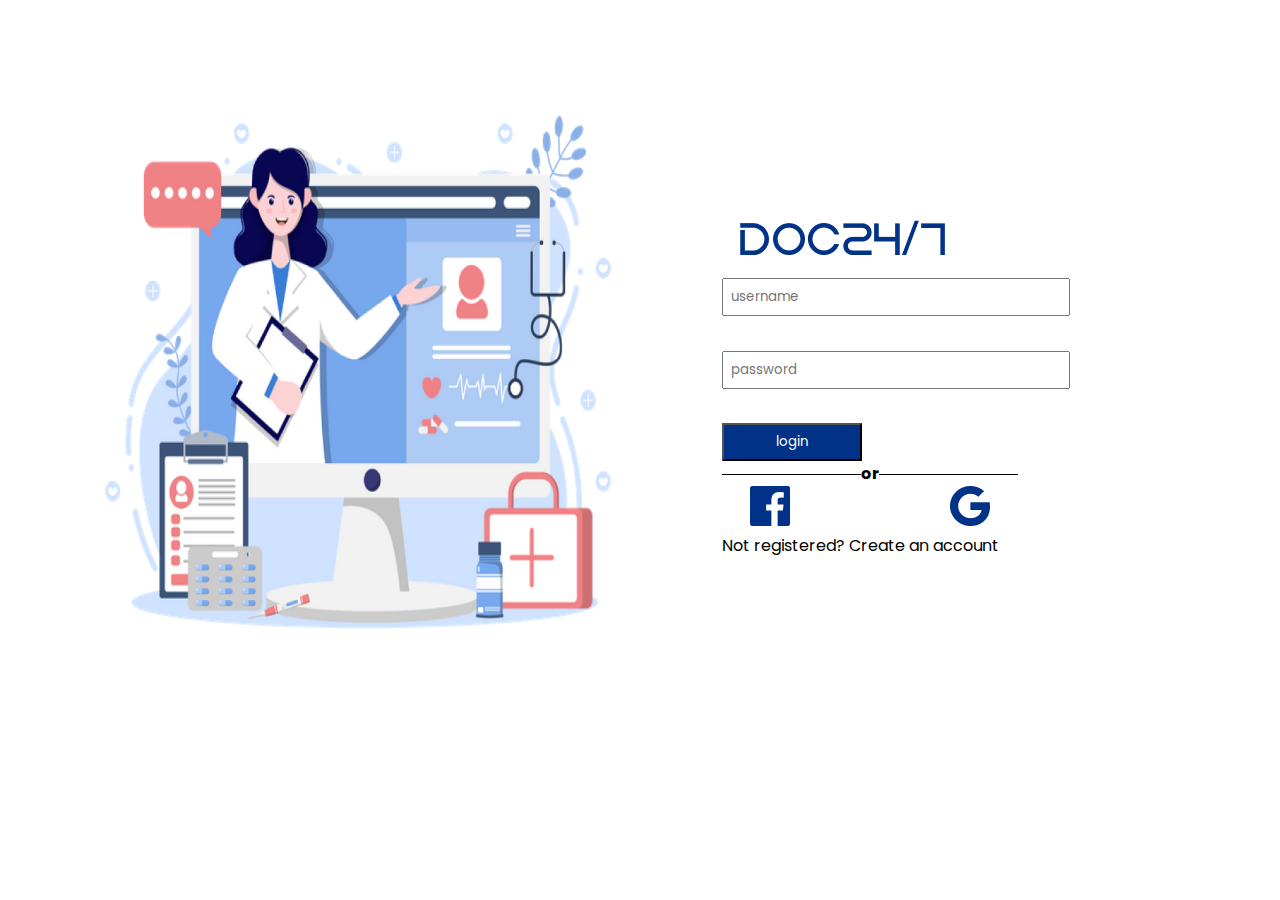
<file: index.html>
<!DOCTYPE html>
<html lang="en">

<head>
    <meta charset="UTF-8">
    <meta http-equiv="X-UA-Compatible" content="IE=edge">
    <meta name="viewport" content="width=device-width, initial-scale=1.0">
    <link rel="stylesheet" href="./css/style.css">
    <title>DOC24/7</title>
</head>

<body>
    <div class="content">
        <div class="right">
            <img src="./img/image 3.png" alt="">
        </div>
        <div class="left">
            <h1 class="title"><img src="./img/title.png" alt=""></h1>
            <div class="form">
            <form class="login-form">
                <input type="text" placeholder="username" required/>
                <input type="password" placeholder="password" required/>
              <div class="button">  <button  ><a href="./assets/home.html" style="color: white;"> login</a></button> </div>
                
              </form></div>
              <h4>or</h4>
                <div class="social ">
                    <div class="fb"><img src="./img/facebook.png" alt=""></div>
                    <div class="g"><img src="./img/g.png" alt="">
                    </div>
                </div> 
                <div class="mess">
                    <class="message">Not registered?     
                    <href="#">Create an account</a></p>
                </div>
    </div>
</body>

</html>
</file>
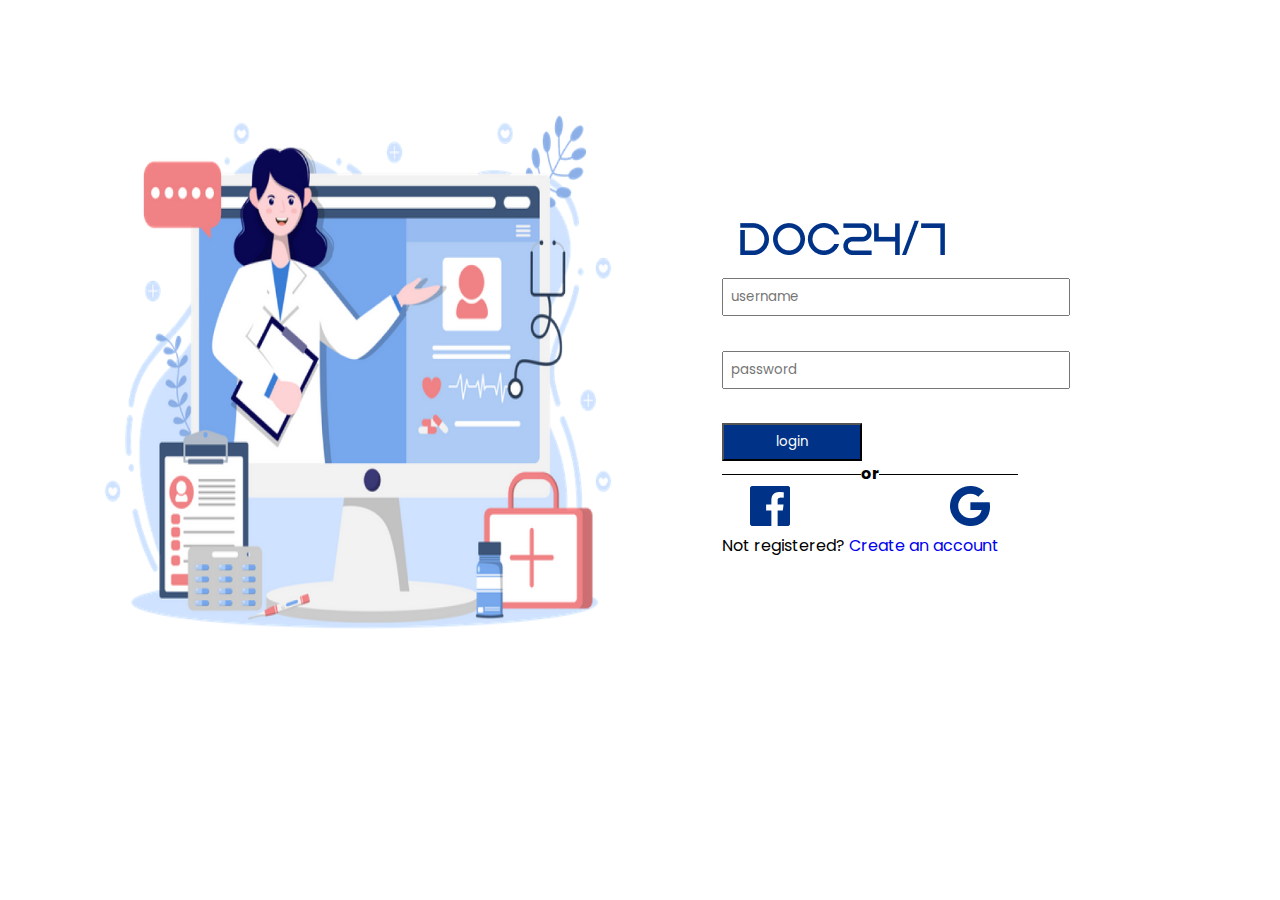
<file: login.html>
<!DOCTYPE html>
<html lang="en">

<head>
    <meta charset="UTF-8">
    <meta http-equiv="X-UA-Compatible" content="IE=edge">
    <meta name="viewport" content="width=device-width, initial-scale=1.0">
    <link rel="stylesheet" href="./css/style.css">
    <title>DOC24/7</title>
</head>

<body>
    <div class="content">
        <div class="right">
            <img src="./img/image 3.png" alt="">
        </div>
        <div class="left">
            <h1 class="title"><img src="./img/title.png" alt=""></h1>
            <div class="form">
            <form class="login-form">
                <input type="text" placeholder="username"/>
                <input type="password" placeholder="password"/>
                <button>login</button>
                
              </form></div>
              <h4>or</h4>
              <div class="social">
                  <div class="fb"><img src="./img/facebook.png" alt=""></div>
                  <div class="g"><img src="./img/g.png" alt="">
                    

                  </div>
                  
              </div>
              <p class="message">Not registered? <a href="#">Create an account</a></p>
    </div>
</body>

</html>
</file>
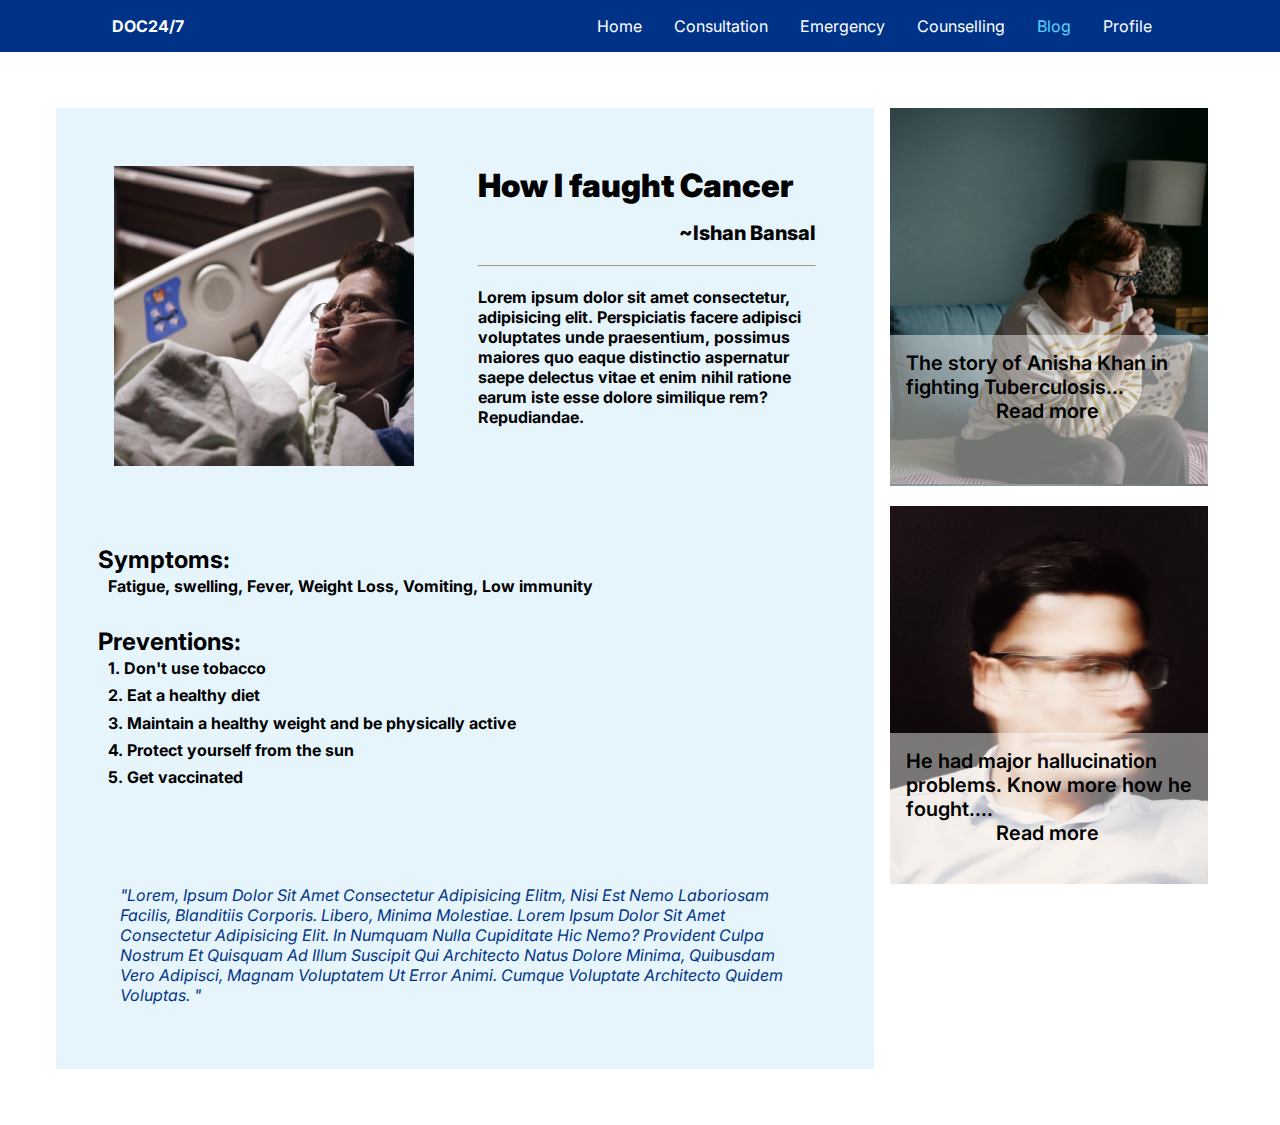
<file: assets/blog.html>
<!DOCTYPE html>
<html lang="en">
<head>
    <meta charset="UTF-8">
    <meta http-equiv="X-UA-Compatible" content="IE=edge">
    <meta name="viewport" content="width=device-width, initial-scale=1.0">
    <link rel="stylesheet" href="../css/blog.css">
    <style>
        @import url('https://fonts.googleapis.com/css2?family=Inter&display=swap');
        </style>
  
    <title>Doc24/7</title>
</head>
<body>
    <div class="nav">
        <div class="logo">
             <a href="#">DOC24/7</a>
        </div>
        <ul class='navbar'>
            <li><a  href="../assets/home.html">Home</a></li>
            <li><a href="#">Consultation</a></li>
            <li><a href="../assets/emergency.html">Emergency</a></li>
            <li><a href="../assets/counselling.html">Counselling</a></li>
            <li><a class="current" href="../assets/blog.html">Blog</a></li>
            <li><a href="#">Profile</a></li>
        </ul>   
        <div class="toggle">
            <span class="bar"></span>
            <span class="bar"></span>
            <span class="bar"></span>
        </div>
    </div>
    <div class="area">
      <div class="left">
          <div class="upper">
            <div class="img"><img src="../img/Rectangle 75.png" alt=""></div>
                  <div class="text">
             <p class="disease"><strong><b> <span style="font-style:bolder;">How I faught Cancer</span>
                 
             </b></strong> <br>
            <span style="float: right; font-size:20px; margin-top: 1rem; margin-bottom: .6rem" class="name">~Ishan Bansal</span></p> <br> <br> <br> <hr> <br>
             <p>Lorem ipsum dolor sit amet consectetur, adipisicing elit. Perspiciatis facere adipisci voluptates unde praesentium, possimus maiores quo eaque distinctio aspernatur saepe delectus vitae et enim nihil ratione earum iste esse dolore similique rem? Repudiandae.</p>

         </div>

     </div>
     <div class="lower">
   <h2 style="margin:1rem;">Symptoms:</h2>
   <p>Fatigue, swelling, Fever, Weight Loss, Vomiting, Low immunity</p>
   <br>
   <h2  style="margin:1rem;">Preventions:</h2>
   <p><ol>

    <li>1. Don't use tobacco</li>  
    <li>2. Eat a healthy diet</li>  
    <li>3. Maintain a healthy weight and be physically active</li>  
    <li>4. Protect yourself from the sun
    </li>  
    <li>5. Get vaccinated
    </li>  
     </ol></p>
     <br>
    
     </div>
     <p class="ll">"Lorem, ipsum dolor sit amet consectetur adipisicing elitm, nisi est nemo laboriosam facilis, blanditiis corporis. Libero, minima molestiae. Lorem ipsum dolor sit amet consectetur adipisicing elit. In numquam nulla cupiditate hic nemo? Provident culpa nostrum et quisquam ad illum suscipit qui architecto natus dolore minima, quibusdam vero adipisci, magnam voluptatem ut error animi. Cumque voluptate architecto quidem voluptas. "</p>
    </div>
    <div class="right">
   <div class="aa">
       <span class="messa" >The story of Anisha Khan in fighting Tuberculosis... <br>  <a href=""> Read more</a></span>
   </div>
   <br>
   <div class="aa1">
       <span class="messa" >He had major hallucination problems. Know more how he fought.... <br>  <a href=""> Read more</a></span>
   </div>
   <br>
   <!-- <div class="aa">
    <span class="messa" >The story of Anisha Khan in fighting Tuberculosis... <br>  <a href=""> Read more</a></span>
</div> -->
    </div>
    </div>
    <script src="../scripts/index.js"></script>
</body>
</html>
</file>
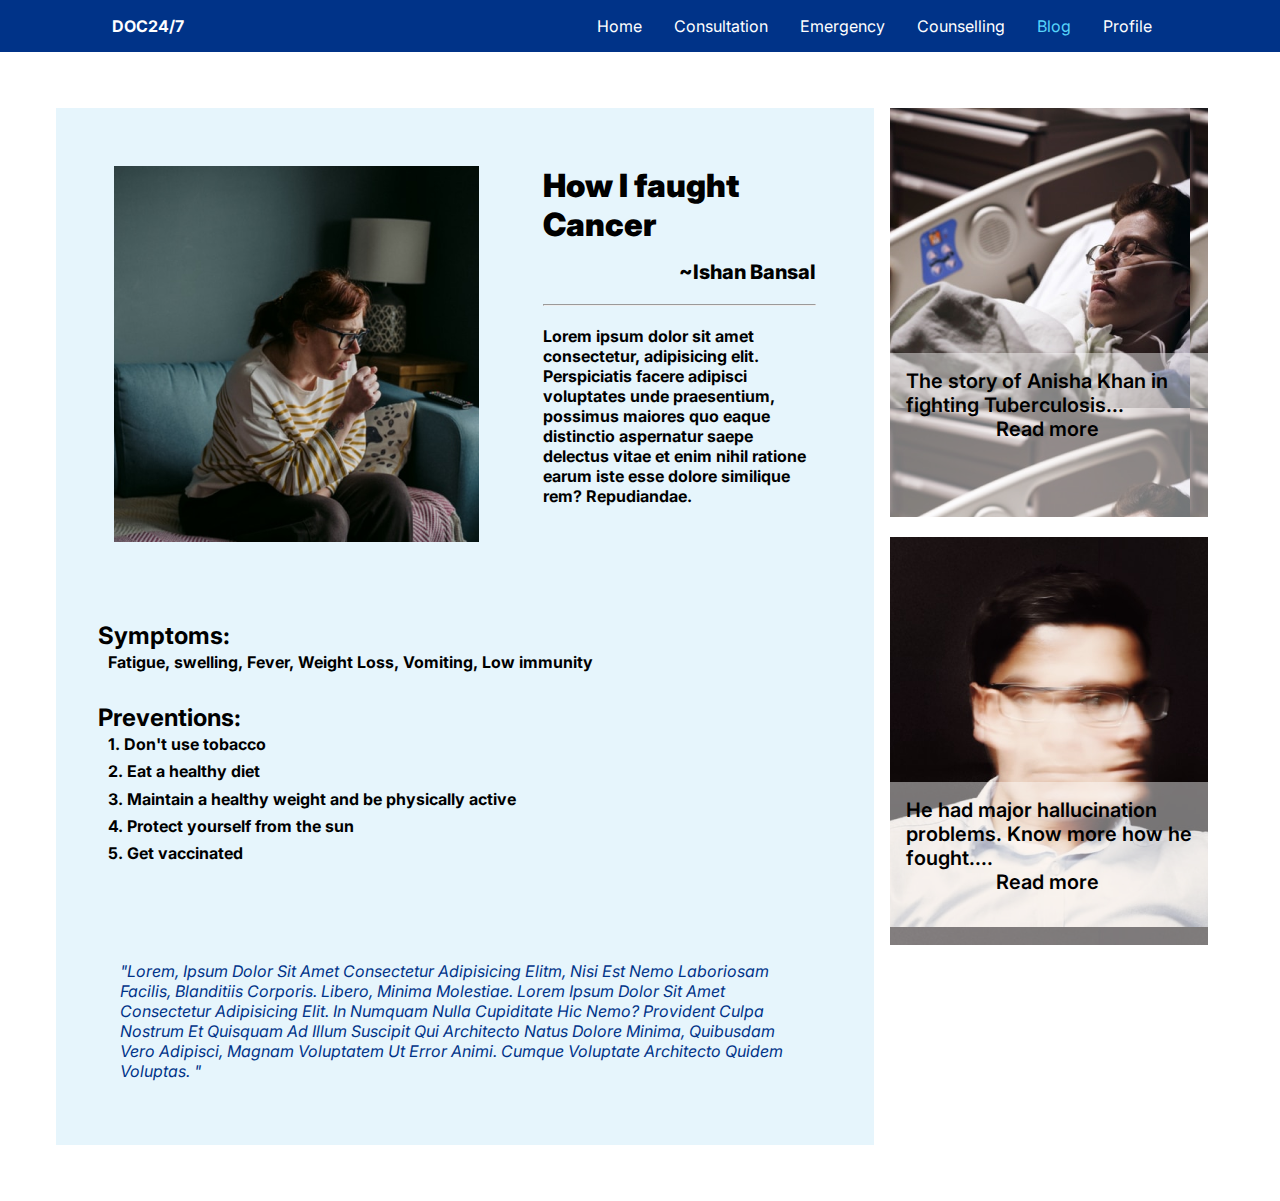
<file: assets/blog1.html>
<!DOCTYPE html>
<html lang="en">
<head>
    <meta charset="UTF-8">
    <meta http-equiv="X-UA-Compatible" content="IE=edge">
    <meta name="viewport" content="width=device-width, initial-scale=1.0">
    <link rel="stylesheet" href="../css/blog1.css">
    <style>
        @import url('https://fonts.googleapis.com/css2?family=Inter&display=swap');
        </style>
  
    <title>Doc24/7</title>
    <link rel="shortcut icon" href="../img/Group 107.png">
</head>
<body>
    <div class="nav">
        <div class="logo">
             <a href="#">DOC24/7</a>
        </div>
        <ul class='navbar'>
            <li><a  href="../assets/home.html">Home</a></li>
            <li><a href="../assets/consultation.html">Consultation</a></li>
            <li><a href="../assets/emergency.html">Emergency</a></li>
            <li><a href="../assets/counselling.html">Counselling</a></li>
            <li><a class="current" href="../assets/blogs.html">Blog</a></li>
            <li><a href="../assets/profile.html">Profile</a></li>
        </ul>   
        <div class="toggle">
            <span class="bar"></span>
            <span class="bar"></span>
            <span class="bar"></span>
        </div>
    </div>
    <div class="area">
      <div class="left">
          <div class="upper">
            <div class="img"><img src="../img/Rectangle 154.png" alt=""></div>
                  <div class="text">
             <p class="disease"><strong><b> <span style="font-style:bolder;">How I faught Cancer</span>
                 
             </b></strong> <br>
            <span style="float: right; font-size:20px; margin-top: 1rem; margin-bottom: .6rem" class="name">~Ishan Bansal</span></p> <br> <br> <br> <hr> <br>
             <p>Lorem ipsum dolor sit amet consectetur, adipisicing elit. Perspiciatis facere adipisci voluptates unde praesentium, possimus maiores quo eaque distinctio aspernatur saepe delectus vitae et enim nihil ratione earum iste esse dolore similique rem? Repudiandae.</p>

         </div>

     </div>
     <div class="lower">
   <h2 style="margin:1rem;">Symptoms:</h2>
   <p>Fatigue, swelling, Fever, Weight Loss, Vomiting, Low immunity</p>
   <br>
   <h2  style="margin:1rem;">Preventions:</h2>
   <p><ol>

    <li>1. Don't use tobacco</li>  
    <li>2. Eat a healthy diet</li>  
    <li>3. Maintain a healthy weight and be physically active</li>  
    <li>4. Protect yourself from the sun
    </li>  
    <li>5. Get vaccinated
    </li>  
     </ol></p>
     <br>
    
     </div>
     <p class="ll">"Lorem, ipsum dolor sit amet consectetur adipisicing elitm, nisi est nemo laboriosam facilis, blanditiis corporis. Libero, minima molestiae. Lorem ipsum dolor sit amet consectetur adipisicing elit. In numquam nulla cupiditate hic nemo? Provident culpa nostrum et quisquam ad illum suscipit qui architecto natus dolore minima, quibusdam vero adipisci, magnam voluptatem ut error animi. Cumque voluptate architecto quidem voluptas. "</p>
    </div>
    <div class="right">
   <div class="aa">
       <span class="messa" >The story of Anisha Khan in fighting Tuberculosis... <br>  <a href="../assets/blog.html"> Read more</a></span>
   </div>
   <br>
   <div class="aa1">
       <span class="messa" >He had major hallucination problems. Know more how he fought.... <br>  <a href="../assets/blog2.html"> Read more</a></span>
   </div>
   <br>
   <!-- <div class="aa">
    <span class="messa" >The story of Anisha Khan in fighting Tuberculosis... <br>  <a href=""> Read more</a></span>
</div> -->
    </div>
    </div>
    <script src="../scripts/index.js"></script>
</body>
</html>
</file>
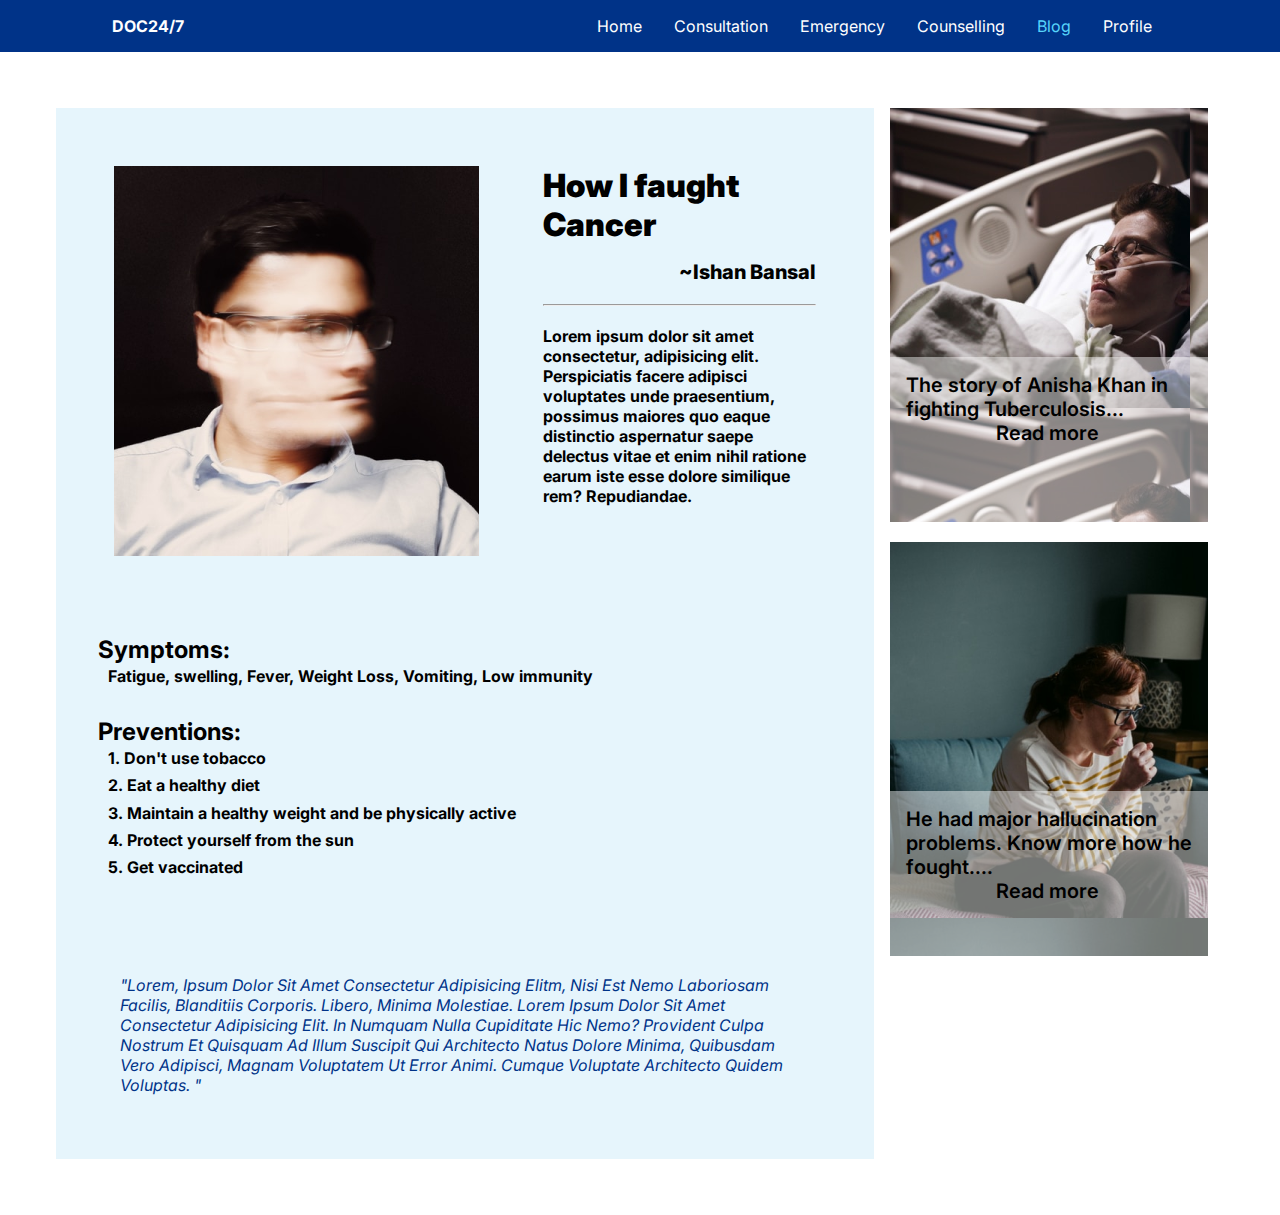
<file: assets/blog2.html>
<!DOCTYPE html>
<html lang="en">
<head>
    <meta charset="UTF-8">
    <meta http-equiv="X-UA-Compatible" content="IE=edge">
    <meta name="viewport" content="width=device-width, initial-scale=1.0">
    <link rel="stylesheet" href="../css/blog2.css">
    <style>
        @import url('https://fonts.googleapis.com/css2?family=Inter&display=swap');
        </style>
  
    <title>Doc24/7</title>
    <link rel="shortcut icon" href="../img/Group 107.png">
</head>
<body>
    <div class="nav">
        <div class="logo">
             <a href="#">DOC24/7</a>
        </div>
        <ul class='navbar'>
            <li><a  href="../assets/home.html">Home</a></li>
            <li><a href="../assets/consultation.html">Consultation</a></li>
            <li><a href="../assets/emergency.html">Emergency</a></li>
            <li><a href="../assets/counselling.html">Counselling</a></li>
            <li><a class="current" href="../assets/blogs.html">Blog</a></li>
            <li><a href="../assets/profile.html">Profile</a></li>
        </ul>   
        <div class="toggle">
            <span class="bar"></span>
            <span class="bar"></span>
            <span class="bar"></span>
        </div>
    </div>
    <div class="area">
      <div class="left">
          <div class="upper">
            <div class="img"><img src="../img/Rectangle 156.png" alt=""></div>
                  <div class="text">
             <p class="disease"><strong><b> <span style="font-style:bolder;">How I faught Cancer</span>
                 
             </b></strong> <br>
            <span style="float: right; font-size:20px; margin-top: 1rem; margin-bottom: .6rem" class="name">~Ishan Bansal</span></p> <br> <br> <br> <hr> <br>
             <p>Lorem ipsum dolor sit amet consectetur, adipisicing elit. Perspiciatis facere adipisci voluptates unde praesentium, possimus maiores quo eaque distinctio aspernatur saepe delectus vitae et enim nihil ratione earum iste esse dolore similique rem? Repudiandae.</p>

         </div>

     </div>
     <div class="lower">
   <h2 style="margin:1rem;">Symptoms:</h2>
   <p>Fatigue, swelling, Fever, Weight Loss, Vomiting, Low immunity</p>
   <br>
   <h2  style="margin:1rem;">Preventions:</h2>
   <p><ol>

    <li>1. Don't use tobacco</li>  
    <li>2. Eat a healthy diet</li>  
    <li>3. Maintain a healthy weight and be physically active</li>  
    <li>4. Protect yourself from the sun
    </li>  
    <li>5. Get vaccinated
    </li>  
     </ol></p>
     <br>
    
     </div>
     <p class="ll">"Lorem, ipsum dolor sit amet consectetur adipisicing elitm, nisi est nemo laboriosam facilis, blanditiis corporis. Libero, minima molestiae. Lorem ipsum dolor sit amet consectetur adipisicing elit. In numquam nulla cupiditate hic nemo? Provident culpa nostrum et quisquam ad illum suscipit qui architecto natus dolore minima, quibusdam vero adipisci, magnam voluptatem ut error animi. Cumque voluptate architecto quidem voluptas. "</p>
    </div>
    <div class="right">
   <div class="aa">
       <span class="messa" >The story of Anisha Khan in fighting Tuberculosis... <br>  <a href="../assets/blog.html"> Read more</a></span>
   </div>
   <br>
   <div class="aa1">
       <span class="messa" >He had major hallucination problems. Know more how he fought.... <br>  <a href="../assets/blog1.html"> Read more</a></span>
   </div>
   <br>
   <!-- <div class="aa">
    <span class="messa" >The story of Anisha Khan in fighting Tuberculosis... <br>  <a href=""> Read more</a></span>
</div> -->
    </div>
    </div>
    <script src="../scripts/index.js"></script>
</body>
</html>
</file>
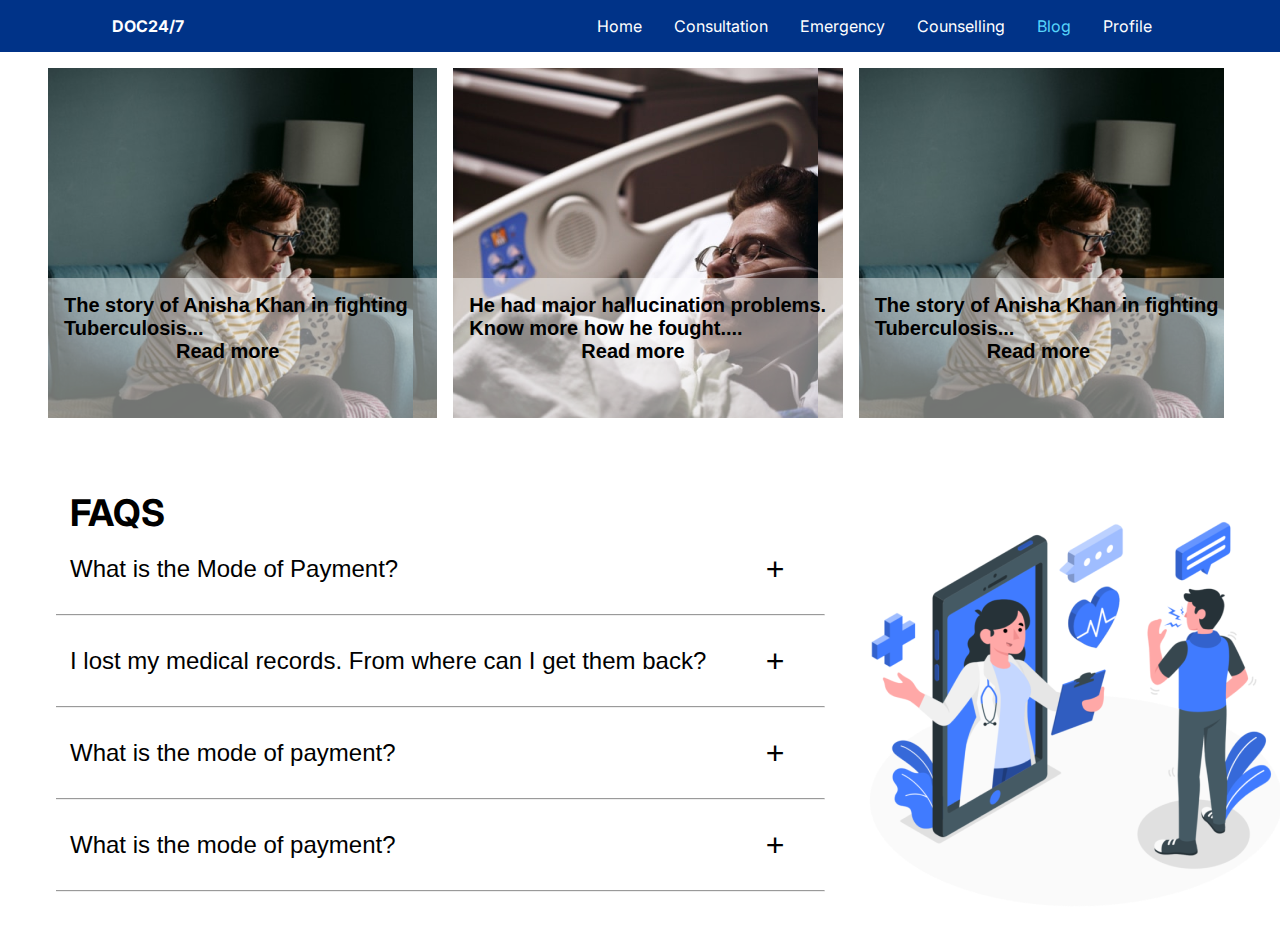
<file: assets/blogs.html>
<!DOCTYPE html>
<html lang="en">
<head>
    <meta charset="UTF-8">
    <meta http-equiv="X-UA-Compatible" content="IE=edge">
    <meta name="viewport" content="width=device-width, initial-scale=1.0">
    <link rel="stylesheet" href="../css/blogs.css">
    <link href="https://fonts.googleapis.com/css2?family=Inter:wght@100;200;300;400;500;600;700;800;900&display=swap" rel="stylesheet">
    <title>Blogs</title>
</head>
<body>
    <div id="bg">
        <div class="nav">
            <div class="logo">
                 <a href="#">DOC24/7</a>
            </div>
            <ul class='navbar'>
                <li><a href="../assets/home.html">Home</a></li>
                <li><a href="#">Consultation</a></li>
                <li><a href="../assets/emergency.html">Emergency</a></li>
                <li><a href="../assets/counselling.html">Counselling</a></li>
                <li><a class="current" href="../assets/blogs.html">Blog</a></li>
                <li><a href="../assets/profile.html">Profile</a></li>
            </ul>   
            <div class="toggle">
                <span class="bar"></span>
                <span class="bar"></span>
                <span class="bar"></span>
            </div>
        </div>
        <div class="right">
            <div class="aa">
                <span class="messa" >The story of Anisha Khan in fighting Tuberculosis... <br>  <a href="../assets/blog.html"> Read more</a></span>
            </div>
            <br>
            <div class="aa1">
                <span class="messa" >He had major hallucination problems. Know more how he fought.... <br>  <a href="../assets/blog1.html"> Read more</a></span>
            </div>
            <br>
            <div class="aa2">
             <span class="messa" >The story of Anisha Khan in fighting Tuberculosis... <br>  <a href="../assets/blog2.html"> Read more</a></span>
         </div>
             </div>
        <div class="container">

         

              <!-- <div class="images">
                <div class="img1">
                    <img src="../img/Rectangle 154.png" alt="">
                </div>
                <div class="img2">
                    <img src="../img/Rectangle 155.png" alt="">
                </div>
                <div class="img3">
                    <img src="../img/Rectangle 156.png" alt="">                    
                </div>
                <div class="vec">
                    <img src="../img/Vector 44 (1).png" alt="">
                </div>
            </div>  -->

            <div class="faqs">
                <div class="questions">
                    <h1>FAQS</h1>
                    <div class="accordion">
                        <div class="contentBx">
                            <div class="label">What is the Mode of Payment?</div>
                            <div class="content">
                                <p>Lorem ipsum dolor sit amet consectetur adipisicing elit. Culpa similique reiciendis consequuntur vel voluptate, error autem, accusamus necessitatibus maxime ad sequi adipisci optio?</p>
                            </div>
                        </div>
                        <hr>
                        <div class="contentBx">
                            <div class="label">I lost my medical records. From where can I get them back?</div>
                            <div class="content">
                                <p>Lorem ipsum dolor sit amet consectetur adipisicing elit. Culpa similique reiciendis consequuntur vel voluptate, error autem, accusamus necessitatibus maxime ad sequi adipisci optio?</p>
                            </div>
                        </div>
                        <hr>
                        <div class="contentBx">
                            <div class="label">What is the mode of payment?</div>
                            <div class="content">
                                <p>Lorem ipsum dolor sit amet consectetur adipisicing elit. Culpa similique reiciendis consequuntur vel voluptate, error autem, accusamus necessitatibus maxime ad sequi adipisci optio?</p>
                            </div>
                        </div>
                        <hr>
                        <div class="contentBx">
                            <div class="label">What is the mode of payment?</div>
                            <div class="content">
                                <p>Lorem ipsum dolor sit amet consectetur adipisicing elit. Culpa similique reiciendis consequuntur vel voluptate, error autem, accusamus necessitatibus maxime ad sequi adipisci optio?</p>
                            </div>
                        </div>
                        <hr>
                    </div>
                </div>
            <div class="image">
                <img src="../img/d illu3 1 (1).png" alt="">
            </div>
        </div>
    </div>
    <script src="../scripts/blogs.js"></script>
    <script src="../scripts/index.js"></script>
</body>
</html>
</file>
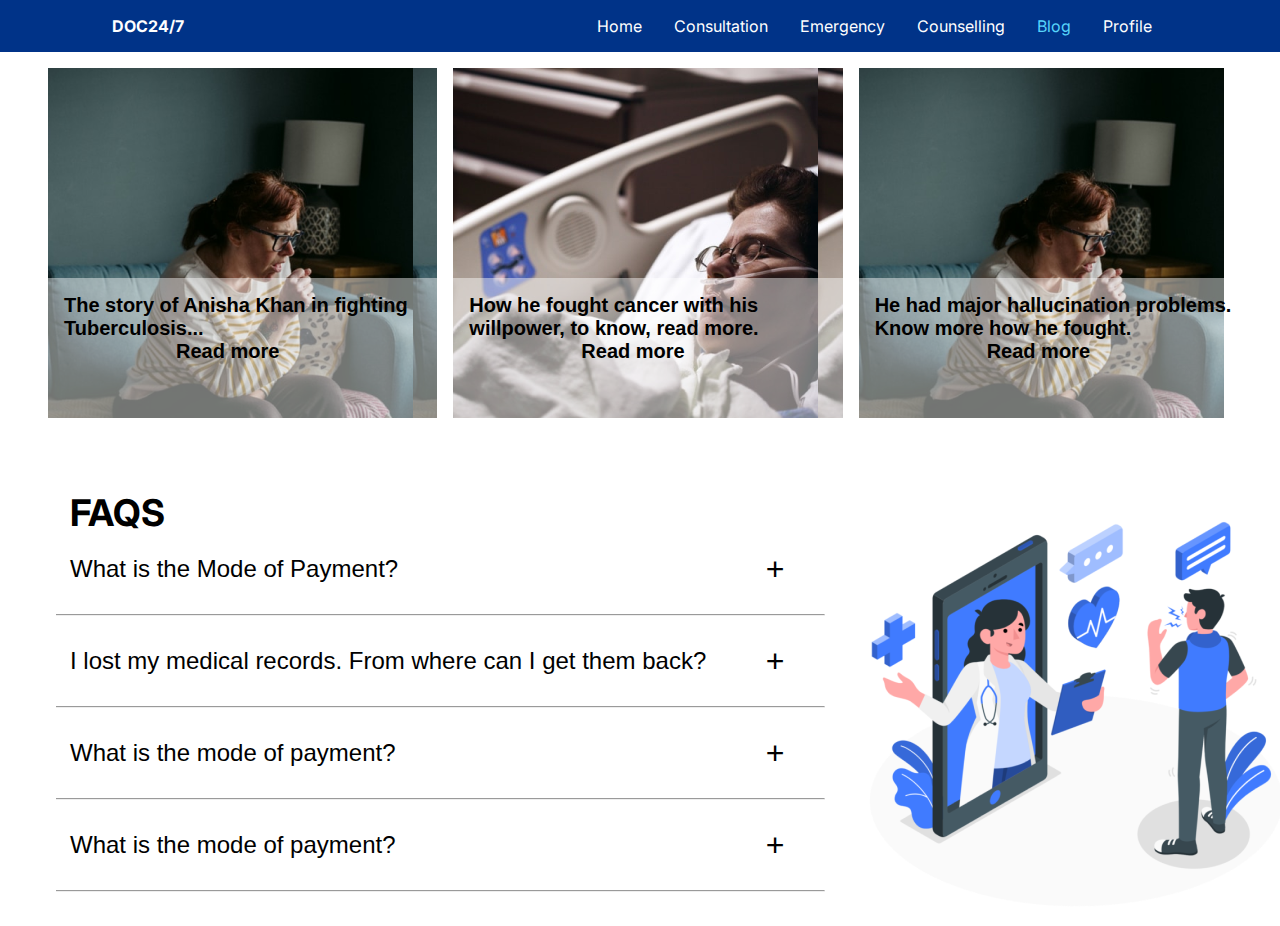
<file: assets/consultation.html>
<!DOCTYPE html>
<html lang="en">
<head>
    <meta charset="UTF-8">
    <meta http-equiv="X-UA-Compatible" content="IE=edge">
    <meta name="viewport" content="width=device-width, initial-scale=1.0">
    <link rel="stylesheet" href="../css/blogs.css">
    <link href="https://fonts.googleapis.com/css2?family=Inter:wght@100;200;300;400;500;600;700;800;900&display=swap" rel="stylesheet">
    <title>Blogs</title>
</head>
<body>
    <div id="bg">
        <div class="nav">
            <div class="logo">
                 <a href="#">DOC24/7</a>
            </div>
            <ul class='navbar'>
                <li><a href="../assets/home.html">Home</a></li>
                <li><a href="../assets/emergency.html">Consultation</a></li>
                <li><a href="../assets/emergency.html">Emergency</a></li>
                <li><a href="../assets/counselling.html">Counselling</a></li>
                <li><a class="current" href="../assets/blogs.html">Blog</a></li>
                <li><a href="../assets/profile.html">Profile</a></li>
            </ul>   
            <div class="toggle">
                <span class="bar"></span>
                <span class="bar"></span>
                <span class="bar"></span>
            </div>
        </div>
        <div class="right">
            <div class="aa">
                <span class="messa" >The story of Anisha Khan in fighting Tuberculosis... <br>  <a href="../assets/blog.html"> Read more</a></span>
            </div>
            <br>
            <div class="aa1">
                <span class="messa" >How he fought cancer with his willpower, to know, read more. <br>  <a href="../assets/blog1.html"> Read more</a></span>
            </div>
            <br>
            <div class="aa2">
             <span class="messa" >He had major hallucination problems. Know more how he fought. <br>  <a href="../assets/blog2.html"> Read more</a></span>
         </div>
             </div>
        <div class="container">

         

              <!-- <div class="images">
                <div class="img1">
                    <img src="../img/Rectangle 154.png" alt="">
                </div>
                <div class="img2">
                    <img src="../img/Rectangle 155.png" alt="">
                </div>
                <div class="img3">
                    <img src="../img/Rectangle 156.png" alt="">                    
                </div>
                <div class="vec">
                    <img src="../img/Vector 44 (1).png" alt="">
                </div>
            </div>  -->

            <div class="faqs">
                <div class="questions">
                    <h1>FAQS</h1>
                    <div class="accordion">
                        <div class="contentBx">
                            <div class="label">What is the Mode of Payment?</div>
                            <div class="content">
                                <p>Lorem ipsum dolor sit amet consectetur adipisicing elit. Culpa similique reiciendis consequuntur vel voluptate, error autem, accusamus necessitatibus maxime ad sequi adipisci optio?</p>
                            </div>
                        </div>
                        <hr>
                        <div class="contentBx">
                            <div class="label">I lost my medical records. From where can I get them back?</div>
                            <div class="content">
                                <p>Lorem ipsum dolor sit amet consectetur adipisicing elit. Culpa similique reiciendis consequuntur vel voluptate, error autem, accusamus necessitatibus maxime ad sequi adipisci optio?</p>
                            </div>
                        </div>
                        <hr>
                        <div class="contentBx">
                            <div class="label">What is the mode of payment?</div>
                            <div class="content">
                                <p>Lorem ipsum dolor sit amet consectetur adipisicing elit. Culpa similique reiciendis consequuntur vel voluptate, error autem, accusamus necessitatibus maxime ad sequi adipisci optio?</p>
                            </div>
                        </div>
                        <hr>
                        <div class="contentBx">
                            <div class="label">What is the mode of payment?</div>
                            <div class="content">
                                <p>Lorem ipsum dolor sit amet consectetur adipisicing elit. Culpa similique reiciendis consequuntur vel voluptate, error autem, accusamus necessitatibus maxime ad sequi adipisci optio?</p>
                            </div>
                        </div>
                        <hr>
                    </div>
                </div>
            <div class="image">
                <img src="../img/d illu3 1 (1).png" alt="">
            </div>
        </div>
    </div>
    <script src="../scripts/blogs.js"></script>
    <script src="../scripts/index.js"></script>
</body>
</html>
</file>
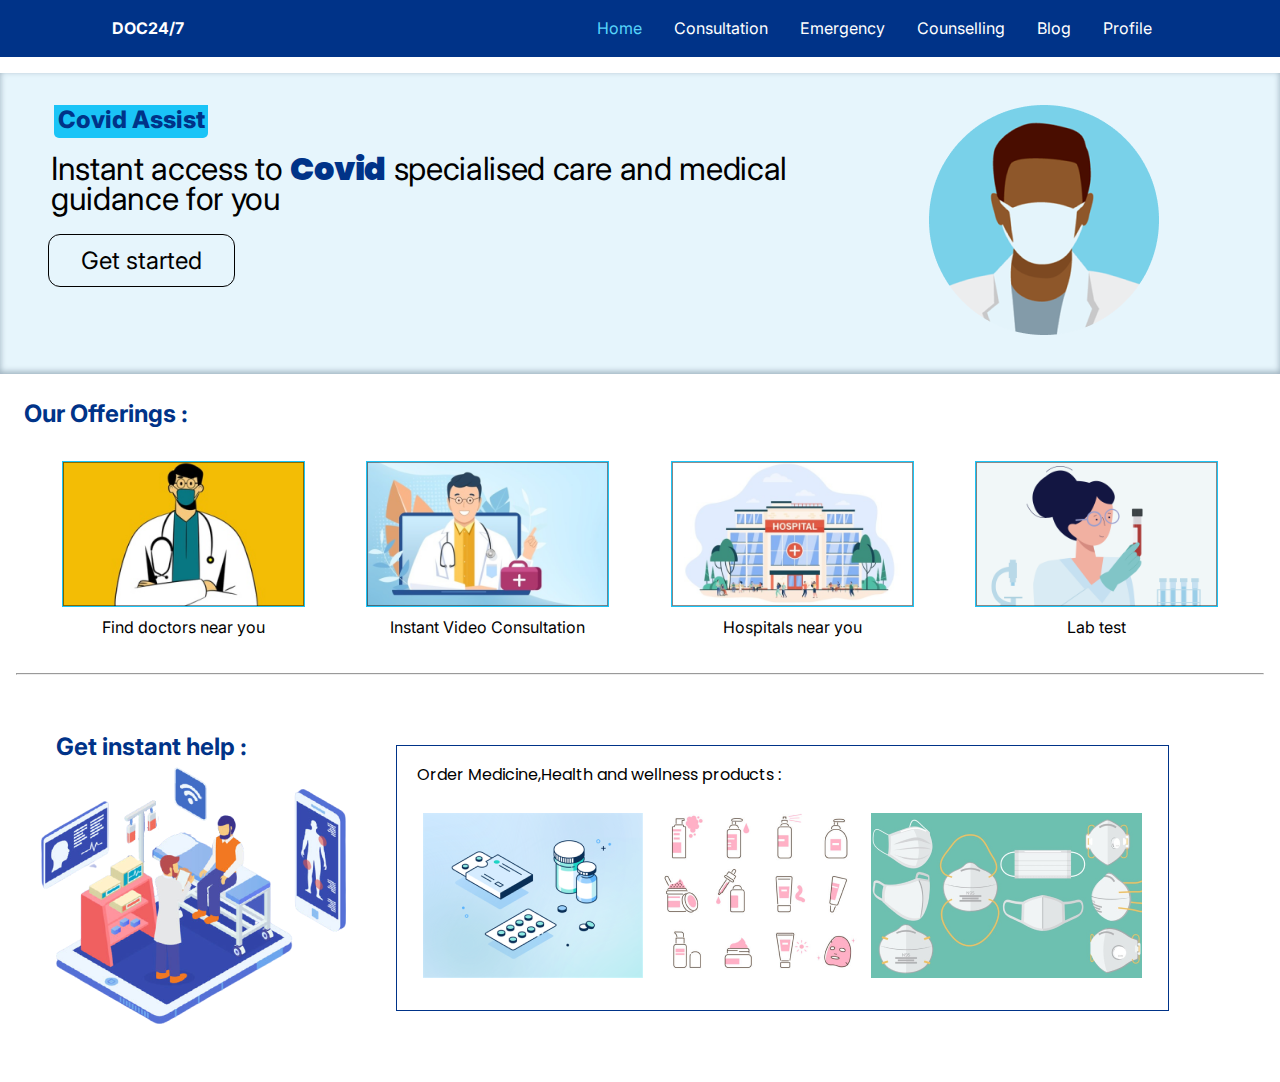
<file: assets/home.html>
<!DOCTYPE html>
<html lang="en">
<head>
    <meta charset="UTF-8">
    <meta http-equiv="X-UA-Compatible" content="IE=edge">
    <meta name="viewport" content="width=device-width, initial-scale=1.0">
    <title>DOC24/7</title>
    <link rel="stylesheet" href="../css/home.css">
    <!-- <script src="https://cdn.jsdelivr.net/npm/bootstrap@5.0.2/dist/js/bootstrap.bundle.min.js" integrity="sha384-MrcW6ZMFYlzcLA8Nl+NtUVF0sA7MsXsP1UyJoMp4YLEuNSfAP+JcXn/tWtIaxVXM" crossorigin="anonymous"></script>
    <link href="https://cdn.jsdelivr.net/npm/bootstrap@5.0.2/dist/css/bootstrap.min.css" rel="stylesheet" integrity="sha384-EVSTQN3/azprG1Anm3QDgpJLIm9Nao0Yz1ztcQTwFspd3yD65VohhpuuCOmLASjC" crossorigin="anonymous"> -->
       
    <style>
        @import url('https://fonts.googleapis.com/css2?family=Bebas+Neue&display=swap');
    </style>
</head>
<body>
    <!-- <nav class="navbar">
    <span class="logo">DOC24/7</span>
<a href="" class="current">Home</a>
<a href="">Consultations</a>
<a href="">Emergency</a>
<a href="">Counselling</a>
<a href="">Blogs</a>
<a href="">Profile</a> 
    </nav>
 -->
 <!-- <div class="nav">
    <div class="logo">
         <a href="#">logo</a>
    </div>
    <ul class='navbar'>
        <li><a href="#">about</a></li>
        <li><a href="#">service</a></li>
        <li><a href="#">contact</a></li>
    </ul>   
</div> -->
<div class="nav">
    <div class="logo">
         <a href="#">DOC24/7</a>
    </div>
    <ul class='navbar'>
        <li><a class="current" href="/assets/home.html">Home</a></li>
        <li><a href="#">Consultation</a></li>
        <li><a href="/assets/emergency.html">Emergency</a></li>
        <li><a href="/assets/counselling.html">Counselling</a></li>
        <li><a href="/assets/blog.html">Blog</a></li>
        <li><a href="/assets/profile.html">Profile</a></li>
    </ul>   
    <div class="toggle">
        <span class="bar"></span>
        <span class="bar"></span>
        <span class="bar"></span>
    </div>
</div>



    
    <section class="covid">
        <div class="material">
            <span class="assist">Covid Assist</span>
            <p class="mat">Instant access to <strong><b style="color:#003388">Covid</b></strong> specialised care and medical guidance for you</p>
  <div class="started">Get started</div>
        </div>
        <div class="img"> <img src="../img/Ellipse 3.png" alt=""></div>
    </section>
    <div class="offerings">
        <br>
       <span class="tt"> Our Offerings : </span>

        <div class="offers">
            <div class="offer">
               <div class="img"><img src="../img/doc 2.png" alt=""></div> 
                <div class="text">Find doctors near you</div>
            </div>
            <div class="offer">
                <div class="img"><img src="../img/online-doctor-consultation-illustration_88138-414 1.png" alt=""></div>
                <div class="text">Instant Video Consultation</div>
            </div>
            <div class="offer">
                <div class="img"><img src="../img/hospital 1.png" alt=""></div>
                <div class="text">Hospitals near you</div>
            </div>
            <div class="offer">
                <div class="img"><img src="../img/lab test 1.png" alt=""></div>
                <div class="text">Lab test</div>
            </div>
        </div>
    </div>
    <hr style="color:#003388; margin-right:1rem; margin-left:1rem;">
    <div class="last">
        <div class="help">
            <br>
            <span class="tt">Get instant help :</span>
            <br>
            <img src="../img/d_illu-removebg-preview 1.png" alt="">
        </div>
        <div class="rightpart">
            <span class="orders">
              &nbsp;&nbsp;&nbsp;&nbsp;  Order Medicine,Health and wellness products :
            </span> <br>
            <div class="orderimages">
                <img src="../img/medicine 1.png" alt=""> 
                <img src="../img/skin 1.png" alt=""> 
                <img src="../img/masks- 1.png" alt="">
            </div>
        </div>
    </div>
    <script src="http://cdnjs.cloudflare.com/ajax/libs/jquery/2.1.3/jquery.min.js"></script>
    
    <script src="../scripts/index.js"></script>
</body>
</html>
</file>
<file: css/style.css>
@import url('https://fonts.googleapis.com/css2?family=Inter:wght@300&family=Poppins:ital,wght@0,100;0,200;1,200&display=swap');
*{
    margin: 0;
    padding: 0;
    box-sizing: border-box;
    list-style: none;
    text-decoration: none;
   
    font-family: 'Inter', sans-serif;
font-family: 'Poppins', sans-serif;
  
}
.content{
    display: flex;
    margin: 8%;
}
.right img{
    width: 40vw;
    height: 60vh;
}
.left{
    padding: 10%;
}
.log{
    display: flex;
}
.title{
    font-family: Aquire;
font-style: normal;
font-weight: normal;
font-size: 48px;

/* identical to box height, or 50% */

letter-spacing: -0.011em;

color: #003388;
}
input{
    padding: 2%;
    width: 100%;
    margin-bottom: 10%;
}
button{
    padding: 2% 15% 2% 15%;
    background-color:#003388 ;
    color: white;
}
h4:before,
h4:after {
    background-color: #000;
    content: "";
    display: inline-block;
    height: 1px;
    position: relative;
    vertical-align: middle;
    width: 40%;
}
.social{
    display: flex;
    justify-content: space-around;
    padding-left: -50%;
}
.fb{
    margin-left: -15%;
}
@media screen and (max-width: 639px){
    .content{
        display: flex;
        flex-direction: column;
    }
    .right img{
        width: 80vw;
        height: 60vh;
    }
}
</file>
<file: css/blog.css>
@import url('https://fonts.googleapis.com/css2?family=Inter:wght@300&family=Poppins:ital,wght@0,100;0,200;1,200&display=swap');
*{
    margin: 0;
    padding: 0;
    box-sizing: border-box;
    list-style: none;
    text-decoration: none;
    font-family: 'Inter', sans-serif;
/*    
    font-family: 'Inter', sans-serif;
font-family: 'Poppins', sans-serif; */
/* overflow-x: hidden; */

  
}
.nav{

    display: flex;
    justify-content: space-between;
    align-content: center;
    background:#003388;
    color: #fff;
    padding: 1em 6em;


}

.logo a{
    
    text-decoration: none;
    color: #fff;
    font-family: 'Bebas Neue', cursive;
    font-size: 2.6em;
    font-weight: bolder;
    text-transform: uppercase;
    padding: 0 1em;
   
}
.nav ul{
    display: flex;
    justify-content: space-between;
    align-content: center;

}
.nav li{
    list-style: none;

}
.nav a{
    text-decoration: none;
    color: #fff;
    padding-right:2em;
    font-family: 'Inter';
    /* text-transform: uppercase; */
    font-size: 1em;

}
.nav a:hover{
    color:#57d4fa;
    text-decoration: underline;
    letter-spacing: 1px;
}

.toggle{
    position: absolute;
    top: 1rem;
    right: 1rem;
    display: none;
    flex-direction: column;
    justify-content: space-between;
    width: 30px;
    height: 21px;
    cursor: pointer;
}
.bar{
    width: 100%;
    background: #fff;
    height: 3px;
}

.area{
   
    display: grid;
    grid-template-columns: 70% 30%;
    margin: 2.5rem;
    padding:1rem;
    
}
.upper{
    display: flex;
    margin: 1rem ;
    padding:.6rem;
    color: #000000;
    font-family: 'Inter';

    
}
.lower{
    padding:.65rem;
    margin: 1rem;
    color:#000000;
    font-weight: bold;
    font-family: 'Inter';
    line-height: .3cm;
}
.lower h2, .lower p,.lower ol li{
    margin: 1rem;
    margin-left: 1.6rem;
   
}
.ll{
    color: #003388;
    text-transform: capitalize;
    margin: 2rem;
    padding:2rem;
    font-style: italic;
}
.img ,.text{
    padding:1rem;
    margin: 1rem;
    font-family: 'Inter';
    font-weight: bold;
}
.disease{
    font-size:32px;
    font-weight:800;
    
}
.left{
    height:100% ;
    background-color: #e6f5fc;
}


.right{
    margin-top: 0 !important;;
    margin: 1rem;
}

.right .aa{
    background: url(../img/Rectangle\ 154.png) ;
    height: 40%;
    width: 100%;
    display: flex;
justify-content: center;
align-items: flex-end;
}
.right .aa1{
    background: url(../img/Rectangle\ 156.png) ;
    height: 40%;
    width: 100%;
    display: flex;
justify-content: center;
align-items: flex-end;
}
.messa{
    background: rgba(255,255,255,0.45);
    color: #000000;
    font-weight: 600;
    font-size:20px;
    width: 100%;
    height: 40%;
    padding-left: 1rem;
    padding-top: 1rem;
    /* display:flex;
    padding-top:95%;
    justify-content: center;

  
    align-items:flex-end;
    flex-direction: column-reverse; */
}
.messa a{
    text-decoration: none;
    color: #000000;
    text-align: center;
    margin-top: 1.5rem ;
    margin-left: 30%;
    /* padding: 1rem; */
}
.messa a:hover{
    text-decoration: underline;
    color: #003388;
    font-weight: 700;
}






@media (max-width: 480px){

    .logo{
        padding: 0 0.5em;
    }
    .toggle{
      display: flex;
    }

    
    
    .nav li{
        padding-bottom: 2em;
        text-align: center;
    }
    .nav ul{
        padding-top: 3em;
        flex-direction: column;
        display: none;

    }
    .area{
        display: flex;
        flex-direction: column;
        justify-content: center;
        align-items:center;
        font-size:16px;
    }
    .left{
        display: flex;
        flex-direction: column;
justify-content: center;
align-items: center;
    }
  .upper{
      display: flex;
      flex-direction: column;
      justify-content: center;
      align-items: center;
  }
  .lower{
      line-height:.8cm;
  }
  .right{
      margin-top:1rem ;
      padding: 1rem;
  }
  .right .aa{
      height: 100%;
    width: 100%;
      
  }
}




.current{
    text-decoration: underline;
    color: #57d4fa !important;
}
</file>
<file: css/blog1.css>
@import url('https://fonts.googleapis.com/css2?family=Inter:wght@300&family=Poppins:ital,wght@0,100;0,200;1,200&display=swap');
*{
    margin: 0;
    padding: 0;
    box-sizing: border-box;
    list-style: none;
    text-decoration: none;
    font-family: 'Inter', sans-serif;
/*    
    font-family: 'Inter', sans-serif;
font-family: 'Poppins', sans-serif; */
/* overflow-x: hidden */

  
}
.nav{

    display: flex;
    justify-content: space-between;
    align-content: center;
    background:#003388;
    color: #fff;
    padding: 1em 6em;


}

.logo a{
    
    text-decoration: none;
    color: #fff;
    font-family: 'Bebas Neue', cursive;
    font-size: 2.6em;
    font-weight: bolder;
    text-transform: uppercase;
    padding: 0 1em;
   
}
.nav ul{
    display: flex;
    justify-content: space-between;
    align-content: center;

}
.nav li{
    list-style: none;

}
.nav a{
    text-decoration: none;
    color: #fff;
    padding-right:2em;
    font-family: 'Inter';
    /* text-transform: uppercase; */
    font-size: 1em;

}
.nav a:hover{
    color:#57d4fa;
    text-decoration: underline;
    letter-spacing: 1px;
}

.toggle{
    position: absolute;
    top: 1rem;
    right: 1rem;
    display: none;
    flex-direction: column;
    justify-content: space-between;
    width: 30px;
    height: 21px;
    cursor: pointer;
}
.bar{
    width: 100%;
    background: #fff;
    height: 3px;
}

.area{
   
    display: grid;
    grid-template-columns: 70% 30%;
    margin: 2.5rem;
    padding:1rem;
    
}
.upper{
    display: flex;
    margin: 1rem ;
    padding:.6rem;
    color: #000000;
    font-family: 'Inter';

    
}
.lower{
    padding:.65rem;
    margin: 1rem;
    color:#000000;
    font-weight: bold;
    font-family: 'Inter';
    line-height: .3cm;
}
.lower h2, .lower p,.lower ol li{
    margin: 1rem;
    margin-left: 1.6rem;
   
}
.ll{
    color: #003388;
    text-transform: capitalize;
    margin: 2rem;
    padding:2rem;
    font-style: italic;
}
.img ,.text{
    padding:1rem;
    margin: 1rem;
    font-family: 'Inter';
    font-weight: bold;
}
.disease{
    font-size:32px;
    font-weight:800;
    
}
.left{
    height:100% ;
    background-color: #e6f5fc;
}


.right{
    margin-top: 0 !important;;
    margin: 1rem;
}

.right .aa{
    background: url(../img/Rectangle\ 75.png) ;
    height: 40%;
    width: 100%;
    display: flex;
justify-content: center;
align-items: flex-end;
}
.right .aa1{
    background: url(../img/Rectangle\ 156.png) ;
    height: 40%;
    width: 100%;
    display: flex;
justify-content: center;
align-items: flex-end;
}
.messa{
    background: rgba(255,255,255,0.45);
    color: #000000;
    font-weight: 600;
    font-size:20px;
    width: 100%;
    height: 40%;
    padding-left: 1rem;
    padding-top: 1rem;
    /* display:flex;
    padding-top:95%;
    justify-content: center;

  
    align-items:flex-end;
    flex-direction: column-reverse; */
}
.messa a{
    text-decoration: none;
    color: #000000;
    text-align: center;
    margin-top: 1.5rem ;
    margin-left: 30%;
    /* padding: 1rem; */
}
.messa a:hover{
    text-decoration: underline;
    color: #003388;
    font-weight: 700;
}






@media (max-width: 480px){

    .logo{
        padding: 0 0.5em;
    }
    .toggle{
      display: flex;
    }

    
    
    .nav li{
        padding-bottom: 2em;
        text-align: center;
    }
    .nav ul{
        padding-top: 3em;
        flex-direction: column;
        display: none;

    }
    .area{
        display: flex;
        flex-direction: column;
        justify-content: center;
        align-items:center;
        font-size:16px;
    }
    .left{
        display: flex;
        flex-direction: column;
justify-content: center;
align-items: center;
    }
  .upper{
      display: flex;
      flex-direction: column;
      justify-content: center;
      align-items: center;
  }
  .lower{
      line-height:.8cm;
  }
  .right{
      margin-top:1rem ;
      padding: 1rem;
  }
  .right .aa{
      height: 100%;
    width: 100%;
      
  }
}




.current{
    text-decoration: underline;
    color: #57d4fa !important;
}
</file>
<file: css/blog2.css>
@import url('https://fonts.googleapis.com/css2?family=Inter:wght@300&family=Poppins:ital,wght@0,100;0,200;1,200&display=swap');
*{
    margin: 0;
    padding: 0;
    box-sizing: border-box;
    list-style: none;
    text-decoration: none;
    font-family: 'Inter', sans-serif;
/*    
    font-family: 'Inter', sans-serif;
font-family: 'Poppins', sans-serif; */
/* overflow-x: hidden; */

  
}
.nav{

    display: flex;
    justify-content: space-between;
    align-content: center;
    background:#003388;
    color: #fff;
    padding: 1em 6em;


}

.logo a{
    
    text-decoration: none;
    color: #fff;
    font-family: 'Bebas Neue', cursive;
    font-size: 2.6em;
    font-weight: bolder;
    text-transform: uppercase;
    padding: 0 1em;
   
}
.nav ul{
    display: flex;
    justify-content: space-between;
    align-content: center;

}
.nav li{
    list-style: none;

}
.nav a{
    text-decoration: none;
    color: #fff;
    padding-right:2em;
    font-family: 'Inter';
    /* text-transform: uppercase; */
    font-size: 1em;

}
.nav a:hover{
    color:#57d4fa;
    text-decoration: underline;
    letter-spacing: 1px;
}

.toggle{
    position: absolute;
    top: 1rem;
    right: 1rem;
    display: none;
    flex-direction: column;
    justify-content: space-between;
    width: 30px;
    height: 21px;
    cursor: pointer;
}
.bar{
    width: 100%;
    background: #fff;
    height: 3px;
}

.area{
   
    display: grid;
    grid-template-columns: 70% 30%;
    margin: 2.5rem;
    padding:1rem;
    
}
.upper{
    display: flex;
    margin: 1rem ;
    padding:.6rem;
    color: #000000;
    font-family: 'Inter';

    
}
.lower{
    padding:.65rem;
    margin: 1rem;
    color:#000000;
    font-weight: bold;
    font-family: 'Inter';
    line-height: .3cm;
}
.lower h2, .lower p,.lower ol li{
    margin: 1rem;
    margin-left: 1.6rem;
   
}
.ll{
    color: #003388;
    text-transform: capitalize;
    margin: 2rem;
    padding:2rem;
    font-style: italic;
}
.img ,.text{
    padding:1rem;
    margin: 1rem;
    font-family: 'Inter';
    font-weight: bold;
}
.disease{
    font-size:32px;
    font-weight:800;
    
}
.left{
    height:100% ;
    background-color: #e6f5fc;
}


.right{
    margin-top: 0 !important;;
    margin: 1rem;
}

.right .aa{
    background: url(../img/Rectangle\ 75.png) ;
    height: 40%;
    width: 100%;
    display: flex;
justify-content: center;
align-items: flex-end;
}
.right .aa1{
    background: url(../img/Rectangle\ 154.png) ;
    height: 40%;
    width: 100%;
    display: flex;
justify-content: center;
align-items: flex-end;
}
.messa{
    background: rgba(255,255,255,0.45);
    color: #000000;
    font-weight: 600;
    font-size:20px;
    width: 100%;
    height: 40%;
    padding-left: 1rem;
    padding-top: 1rem;
    /* display:flex;
    padding-top:95%;
    justify-content: center;

  
    align-items:flex-end;
    flex-direction: column-reverse; */
}
.messa a{
    text-decoration: none;
    color: #000000;
    text-align: center;
    margin-top: 1.5rem ;
    margin-left: 30%;
    /* padding: 1rem; */
}
.messa a:hover{
    text-decoration: underline;
    color: #003388;
    font-weight: 700;
}






@media (max-width: 480px){

    .logo{
        padding: 0 0.5em;
    }
    .toggle{
      display: flex;
    }

    
    
    .nav li{
        padding-bottom: 2em;
        text-align: center;
    }
    .nav ul{
        padding-top: 3em;
        flex-direction: column;
        display: none;

    }
    .area{
        display: flex;
        flex-direction: column;
        justify-content: center;
        align-items:center;
        font-size:16px;
    }
    .left{
        display: flex;
        flex-direction: column;
justify-content: center;
align-items: center;
    }
  .upper{
      display: flex;
      flex-direction: column;
      justify-content: center;
      align-items: center;
  }
  .lower{
      line-height:.8cm;
  }
  .right{
      margin-top:1rem ;
      padding: 1rem;
  }
  .right .aa{
      height: 100%;
    width: 100%;
      
  }
}




.current{
    text-decoration: underline;
    color: #57d4fa !important;
}
</file>
<file: css/blogs.css>
body{
    margin: 0px;
    padding: 0px;
}



@import url('https://fonts.googleapis.com/css2?family=Inter:wght@300&family=Poppins:ital,wght@0,100;0,200;1,200&display=swap');
*{
    margin: 0;
    padding: 0;
    box-sizing: border-box;
    list-style: none;
    text-decoration: none;
   
    font-family: 'Inter', sans-serif;
font-family: 'Poppins', sans-serif;
overflow-x: hidden;

  
}
.nav{
    display: flex;
    justify-content: space-between;
    align-content: center;
    background:#003388;
    color: #fff;
    padding: 1em 6em;

}

.logo a{
    
    text-decoration: none;
    color: #fff;
    font-family: 'Bebas Neue', cursive;
    font-size: 2.6em;
    font-weight: bolder;
    text-transform: uppercase;
    padding: 0 1em;
   
}
.nav ul{
    display: flex;
    justify-content: space-between;
    align-content: center;

}
.nav li{
    list-style: none;

}
.nav a{
    text-decoration: none;
    color: #fff;
    padding-right:2em;
    font-family: 'Inter';
    /* text-transform: uppercase; */
    font-size: 1em;
}
.nav a:hover{
    color:#57d4fa;
    text-decoration: underline;
    letter-spacing: 1px;
}

.toggle{
    position: absolute;
    top: 1rem;
    right: 1rem;
    display: none;
    flex-direction: column;
    justify-content: space-between;
    width: 30px;
    height: 21px;
    cursor: pointer;
}
.bar{
    width: 100%;
    background: #fff;
    height: 3px;
}
@media (max-width: 480px){

    .logo{
        padding: 0 0.5em;
    }
    .toggle{
      display: flex;
    } 
    
    .nav li{
        padding-bottom: 2em;
        text-align: center;
    }
    .nav ul{
        padding-top: 3em;
        flex-direction: column;
        display: none;

    }
}

.current{
    text-decoration: underline;
    color: #57d4fa !important;
}


/* .container{
    margin: 3rem 0;
} */

/* .images{
    margin: 0 66px;
    margin-right: 1rem;
    display: flex;
    justify-content: space-evenly;
}
.img1,.img2,.img3{
    border-radius: 15px;
}
.img1:hover,.img2:hover,.img3:hover{
    cursor: pointer;
}

.vec img{
    margin-top: 12rem;
    height: 2.6rem;
    width: 1.3rem;
}

.vec img:hover{
    cursor: pointer;
} */

.upper{
    /* margin-top: 0 !important; */
    margin: 1rem;
    display:flex;
    padding: 1rem;
    
}

/* .upper .aa{
    background: url(../img/Rectangle\ 154.png) ;
    height: 40%;
    width: 100%;
    display: flex;
justify-content: center;
align-items: flex-end;
}
.upper .aa1{
    background: url(../img/Rectangle\ 156.png) ;
    height: 40%;
    width: 100%;
    display: flex;
justify-content: center;
align-items: flex-end;
}
.upper .aa2{
    background: url(../img/Rectangle\ 156.png) ;
    height: 40%;
    width: 100%;
    display: flex;
justify-content: center;
align-items: flex-end;
}
.messa{
    background: rgba(255,255,255,0.45);
    color: #000000;
    font-weight: 600;
    font-size:20px;
    width: 100%;
    height: 40%;
    padding-left: 1rem;
    padding-top: 1rem;
    /* display:flex;
    padding-top:95%;
    justify-content: center;

  
    align-items:flex-end;
    flex-direction: column-reverse;
 } */

/* .messa a{
    text-decoration: none;
    color: #000000;
    text-align: center;
    margin-top: 1.5rem ;
    margin-left: 30%;
  
} */
/* .messa a:hover{
    text-decoration: underline;
    color: #003388;
    font-weight: 700;
}  */


.right{
    margin-top: 0 !important;;
    margin: 1rem;
    display:flex;
    padding:1rem;
}

.right .aa{
    background: url(../img/Rectangle\ 154.png) ;
    height: 40%;
    width: 100%;
    display: flex;
justify-content: center;
align-items: flex-end;
margin-left: 1rem;
}
.right .aa1{
    background: url(../img/Rectangle\ 155.png) ;
    height: 40%;
    width: 100%;
    display: flex;
justify-content: center;
align-items: flex-end;
margin-left: 1rem;
}
.right .aa2{
    background: url(../img/Rectangle\ 154.png) no-repeat ;
    height: 40%;
    width: 100%;
    display: flex;
justify-content: center;
align-items: flex-end;
margin-left: 1rem;
}
.aa{
    width: 100%;
    height: 350px!important;
}
.aa1{
    width: 100%;
    height: 350px!important;
}
.aa2{
    width: 100%;
    height: 350px!important;
}
.messa{
    background: rgba(255,255,255,0.45);
    color: #000000;
    font-weight: 600;
    font-size:20px;
    width: 100%;
    height: 40%;
    padding-left: 1rem;
    padding-top: 1rem;
    /* display:flex;
    padding-top:95%;
    justify-content: center;

  
    align-items:flex-end;
    flex-direction: column-reverse; */
}
.messa a{
    text-decoration: none;
    color: #000000;
    text-align: center;
    margin-top: 1.5rem ;
    margin-left: 30%;
    /* padding: 1rem; */
}
.messa a:hover{
    text-decoration: underline;
    color: #003388;
    font-weight: 700;
}









.faqs{
    margin-top: 2.5rem;
    margin-left: 3.5rem;
    display: flex;
}

.faqs h1{
    font-family: 'Inter', sans-serif;
    font-weight: 700;
    font-size: 2.3rem;
    margin-left: 14px;
}

.faqs p{
    font-family: 'Inter', sans-serif;
    font-size: 1.6rem;
    font-weight: 400;
    margin-top: 2rem;
    margin-bottom: 0.7rem;
    display: inline;
}
.questions span{
    font-family: 'Inter';
    font-size: 3rem;
    font-weight: 200;
}

.questions span:hover{
    cursor: pointer;
}

hr{
    background-color: black;
    margin: 21px 0;
}

.mode{
    margin-left: 21.9rem;
}

.image{
    margin-left: 2rem;
}



.accordion{
    max-width: 800px;
    margin-left: -1rem;
}
.content p{
    font-size: 1.5rem;
}
.accordion .contentBx{
    position: relative;
    margin: 10px 20px;
}
.accordion .contentBx .label{
    position: relative;
    padding: 10px;
    background: white;
    color: black;
    cursor: pointer;
    font-size: 1.5rem;
}
.accordion .contentBx .label::before{
    content: '+';
    position: absolute;
    top: 50%;
    right: 20px;
    transform: translateY(-50%);
    font-size: 2rem;
}
.accordion .contentBx .content{
    position: relative;
    background: white;
    height: 0;
    transition: 0.5s;
    overflow-y: auto;
    overflow: hidden;
}

.accordion .contentBx.active .content{
    height: 107px;
    padding: 10px;
    overflow: hidden;
}

.accordion .contentBx.active .label{
    background: #003388;
    color: white;
}
</file>
<file: css/home.css>
@import url('https://fonts.googleapis.com/css2?family=Inter:wght@300&family=Poppins:ital,wght@0,100;0,200;1,200&display=swap');
*{
    margin: 0;
    padding: 0;
    box-sizing: border-box;
    list-style: none;
    text-decoration: none;
   
    font-family: 'Inter', sans-serif;
font-family: 'Poppins', sans-serif;
overflow-x: hidden;

  
}
.nav{

    display: flex;
    justify-content: space-between;
    align-content: center;
    background:#003388;
    color: #fff;
    padding: 1em 6em;

}

.logo a{
    
    text-decoration: none;
    color: #fff;
    font-family: 'Bebas Neue', cursive;
    font-size: 2.6em;
    font-weight: bolder;
    text-transform: uppercase;
    padding: 0 1em;
   
}
.nav ul{
    display: flex;
    justify-content: space-between;
    align-content: center;

}
.nav li{
    list-style: none;

}
.nav a{
    text-decoration: none;
    color: #fff;
    padding-right:2em;
    font-family: 'Inter';
    /* text-transform: uppercase; */
    font-size: 1em;

}
.nav a:hover{
    color:#57d4fa;
    text-decoration: underline;
    letter-spacing: 1px;
}

.toggle{
    position: absolute;
    top: 1rem;
    right: 1rem;
    display: none;
    flex-direction: column;
    justify-content: space-between;
    width: 30px;
    height: 21px;
    cursor: pointer;
}
.bar{
    width: 100%;
    background: #fff;
    height: 3px;
}
@media (max-width: 480px){

    .logo{
        padding: 0 0.5em;
    }
    .toggle{
      display: flex;
    }

    
    
    .nav li{
        padding-bottom: 2em;
        text-align: center;
    }
    .nav ul{
        padding-top: 3em;
        flex-direction: column;
        display: none;

    }
}





/* .nav-bar {
    height: 70px;
    background: #262626;
  }
   
  .brand {
    position: absolute;
    padding-left: 20px;
    float: left;
    line-height: 70px;
    text-transform: uppercase;
    font-size: 1.4em;
  }
  .brand a img {
   max-height: 70px;
  }
  .brand a,
  .brand a:visited {
    color: #ffffff;
    text-decoration: none;
  }
   
  .nav-container {
    max-width: 1000px;
    margin: 0 auto;
  }
   
  nav {
    float: right;
  }
  nav ul {
    list-style: none;
    margin: 0;
    padding: 0;
  }
  nav ul li {
    float: left;
    position: relative;
  }
  nav ul li a,
  nav ul li a:visited {
    display: block;
    padding: 0 20px;
    line-height: 70px;
    background: #262626;
    color: #ffffff;
    text-decoration: none;
  }
  nav ul li a:hover,
  nav ul li a:visited:hover {
    background: #2ab1ce;
    color: #ffffff;
  }
  nav ul li a:not(:only-child):after,
  nav ul li a:visited:not(:only-child):after {
    padding-left: 4px;
    content: ' ▾';
  }
  nav ul li ul li {
    min-width: 190px;
  }
  nav ul li ul li a {
    padding: 15px;
    line-height: 20px;
  }
   
  .nav-dropdown {
    position: absolute;
    display: none;
    z-index: 1;
    box-shadow: 0 3px 12px rgba(0, 0, 0, 0.15);
  }
  .nav-mobile {
    display: none;
    position: absolute;
    top: 0;
    right: 0;
    background: #262626;
    height: 70px;
    width: 70px;
  }
   
  @media only screen and (max-width: 798px) {
    .nav-mobile {
      display: block;
    }
   
    nav {
      width: 100%;
      padding: 70px 0 15px;
    }
    nav ul {
      display: none;
    }
    nav ul li {
      float: none;
    }
    nav ul li a {
      padding: 15px;
      line-height: 20px;
   padding-left: 25%;
   
    }
    nav ul li ul li a {
      padding-left: 30%;
    }
   
    .nav-dropdown {
      position: static;
    }
   .brand a img {
   max-height: 60px;
   margin-top: 5px;
   }
  }
  @media screen and (min-width: 799px) {
    .nav-list {
      display: block !important;
    }
  }
  #nav-toggle {
    position: absolute;
    left: 18px;
    top: 22px;
    cursor: pointer;
    padding: 10px 35px 16px 0px;
  }
  #nav-toggle span,
  #nav-toggle span:before,
  #nav-toggle span:after {
    cursor: pointer;
    border-radius: 1px;
    height: 5px;
    width: 35px;
    background: #ffffff;
    position: absolute;
    display: block;
    content: '';
    transition: all 300ms ease-in-out;
  }
  #nav-toggle span:before {
    top: -10px;
  }
  #nav-toggle span:after {
    bottom: -10px;
  }
  #nav-toggle.active span {
    background-color: transparent;
  }
  #nav-toggle.active span:before, #nav-toggle.active span:after {
    top: 0;
  }
  #nav-toggle.active span:before {
    transform: rotate(45deg);
  }
  #nav-toggle.active span:after {
    transform: rotate(-45deg);
  }
   
  article {
    max-width: 1000px;
    margin: 0 auto;
    padding: 10px;
  } */

 /* .logo{
    font-family: 'Bebas Neue', cursive;
font-size:1.6rem;
    margin: 1.5rem;
    color:white;
    margin-right: 34%;
}
.navbar{
    display: flex;
    justify-content: space-between;
    background-color: #003388;
    }
    .navbar a{
        display: flex;
        justify-content: center;
        align-items: center;
        margin: 1.44rem;
        margin-right: 1.2rem;
        
    }
    .navbar a{
        font-size:  01rem;
        font-weight: bold;
        color:white;
    } */
    .current{
        text-decoration: underline;
        color: #57d4fa !important;
    }
    /* .navbar a:hover{
        text-decoration: underline;
        color: #57d4fa;
    }   */
    
    .covid{
        display:grid;
        grid-template-columns: 67% 30%;
        margin-top: 1rem;
        padding: 2rem;
        width: 100%;
        background-color:  #E6F5FC;
        box-shadow: rgba(10, 37, 64, 0.35) 0px -2px 6px 0px inset;
    }
     .covid .img{
        margin-left: 22.5%;
      
    } 
    .assist{
        color: #003388;
        background-color: #1AC4F7;
        border-bottom-left-radius: 5px;
        border-bottom-right-radius: 5px;
        border-top-left-radius: 5px;
        border-top-right-radius: 5px;
        font-size: 1.5rem;
        padding:0.22rem;
        margin: .4rem;
        margin-left: 1.4rem;
        font-family: Inter;
font-style: normal;
font-weight: 800;
        
    }
    .mat{
        font-family: Inter;
font-style: normal;
font-weight: normal;
font-size: 2rem;
line-height: .8cm ;

letter-spacing: -0.011em;

color: #000000;
margin: 1rem;
padding: 0.2rem;
overflow-y: hidden;
    }
    .started{
        border: 1px solid #000000;
box-sizing: border-box;
border-radius: 12px;
font-family: Inter;
font-style: normal;
font-weight: normal;

font-size: 1.5rem;
padding:1.6rem;
margin: 1rem;
display:flex;
justify-content:center;
align-items:center;
width: 23%;
height: 8%;
text-align: center;
align-items: center;
overflow: hidden;
    }
    .tt{
        color: #003388;
        font-size: 1.5rem;
        font-weight: bold;
        font-family: Inter;
font-style: normal;
margin:1rem;
padding:.5rem;

    }
     .offer img{
         width:100%;
         box-shadow: rgba(10, 37, 64, 0.35) 0px -2px 6px 0px inset;
        border:1px solid #1AC4F7;
        
    }
    .offer{
        margin: 1rem;
        align-items:center;
        text-align: center;
    }
    .offer button{
        width:300px;
        height: 180px;;
    }
    .offer .text{
        font-family: Inter;
font-style: normal;
font-weight: normal;
font-size: 1.25;
line-height: .7cm;
color: black;

    }
    .offers{
        display: grid;
        grid-template-columns: 22% 22% 22% 22%;
        margin: 1rem;
        justify-content:space-evenly;
    }

        .last{
            display:flex;
            margin:2rem;
            
        }
    
    .orderimages{
        
        padding: 1.6rem;
     
       
        
    }
    .orderimages button{
        height:160px;
        width: 215px;
    }
    .rightpart{
        border: 1px solid #003388 ;
        padding-bottom: -2rem;
        padding-top: 1rem;
        margin:2.4rem;
    }
.rightpart span .orders{
    
    color:black;
    font-weight: bold;
    text-align: center;
    margin-right: 1rem;
    
}
.offer .img:hover img{
    border:2px solid #1AC4F7;
}




    @media screen and (max-width: 639px){
.offers{
    display: block;
}
.covid{
    display: block;
}
.started{
    width: 100%;
    border:none;
    text-decoration: underline;
    padding: auto;
    
}
.mat{
    font-size: 24px;
    line-height:.57cm;
}
.last{
    display: block;
}
.rightpart{
    display: flex;
    flex-direction: column;
    justify-content:center;
    align-items: center;
    margin:1rem ;

    border: none;
    
}
.rightpart .orders{
    font-size:24px;
    text-align: center;

}
.orderimages{
    display: flex;
    flex-direction: column;
    justify-content: center;
    align-items:space-between;
}
.orderimages img{
    display: flex;
    flex-direction: column;
justify-content: center;
align-items: center;
margin:1rem;
}
.help img{
    justify-content:center;
    align-items:center;
    align-self:center;
    margin-left:2rem;
}
.help{
    display: flex;
    flex-direction: column;
justify-content: center;
align-items: center;
}

    }
</file>
